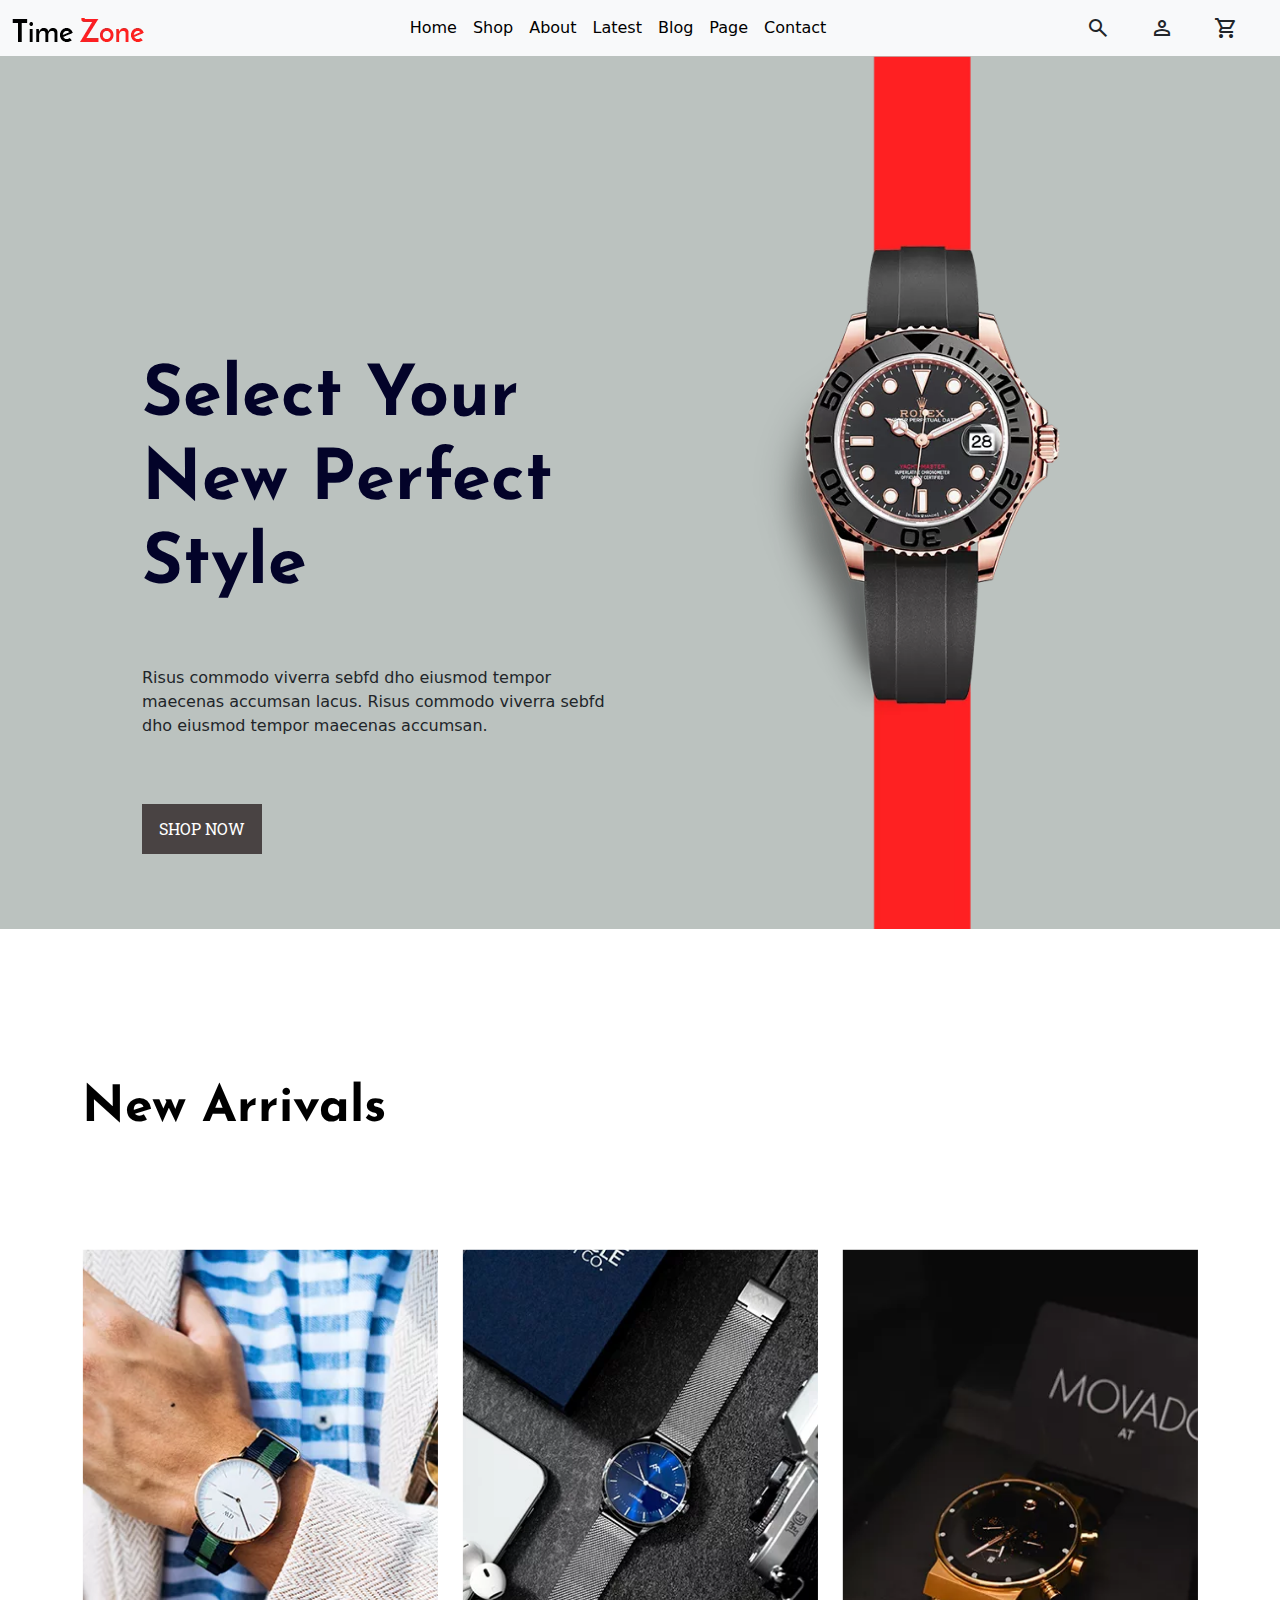
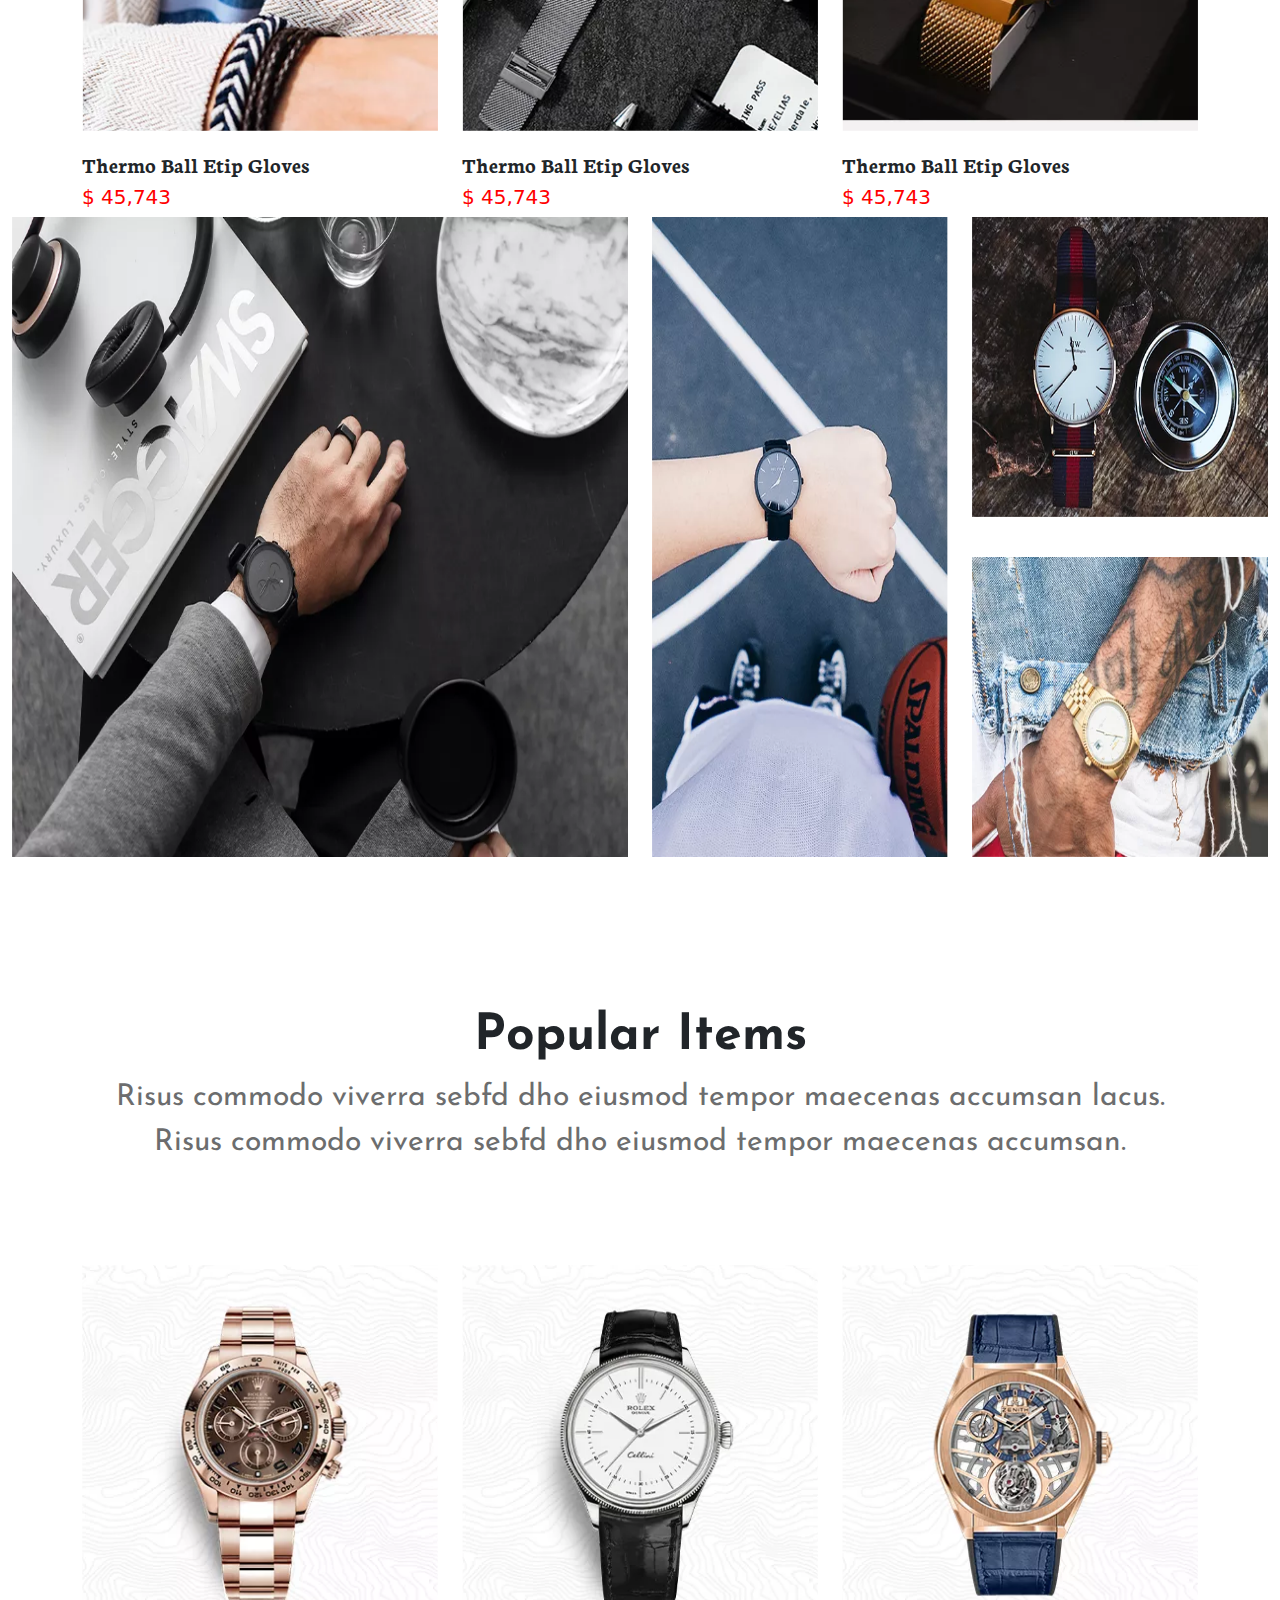
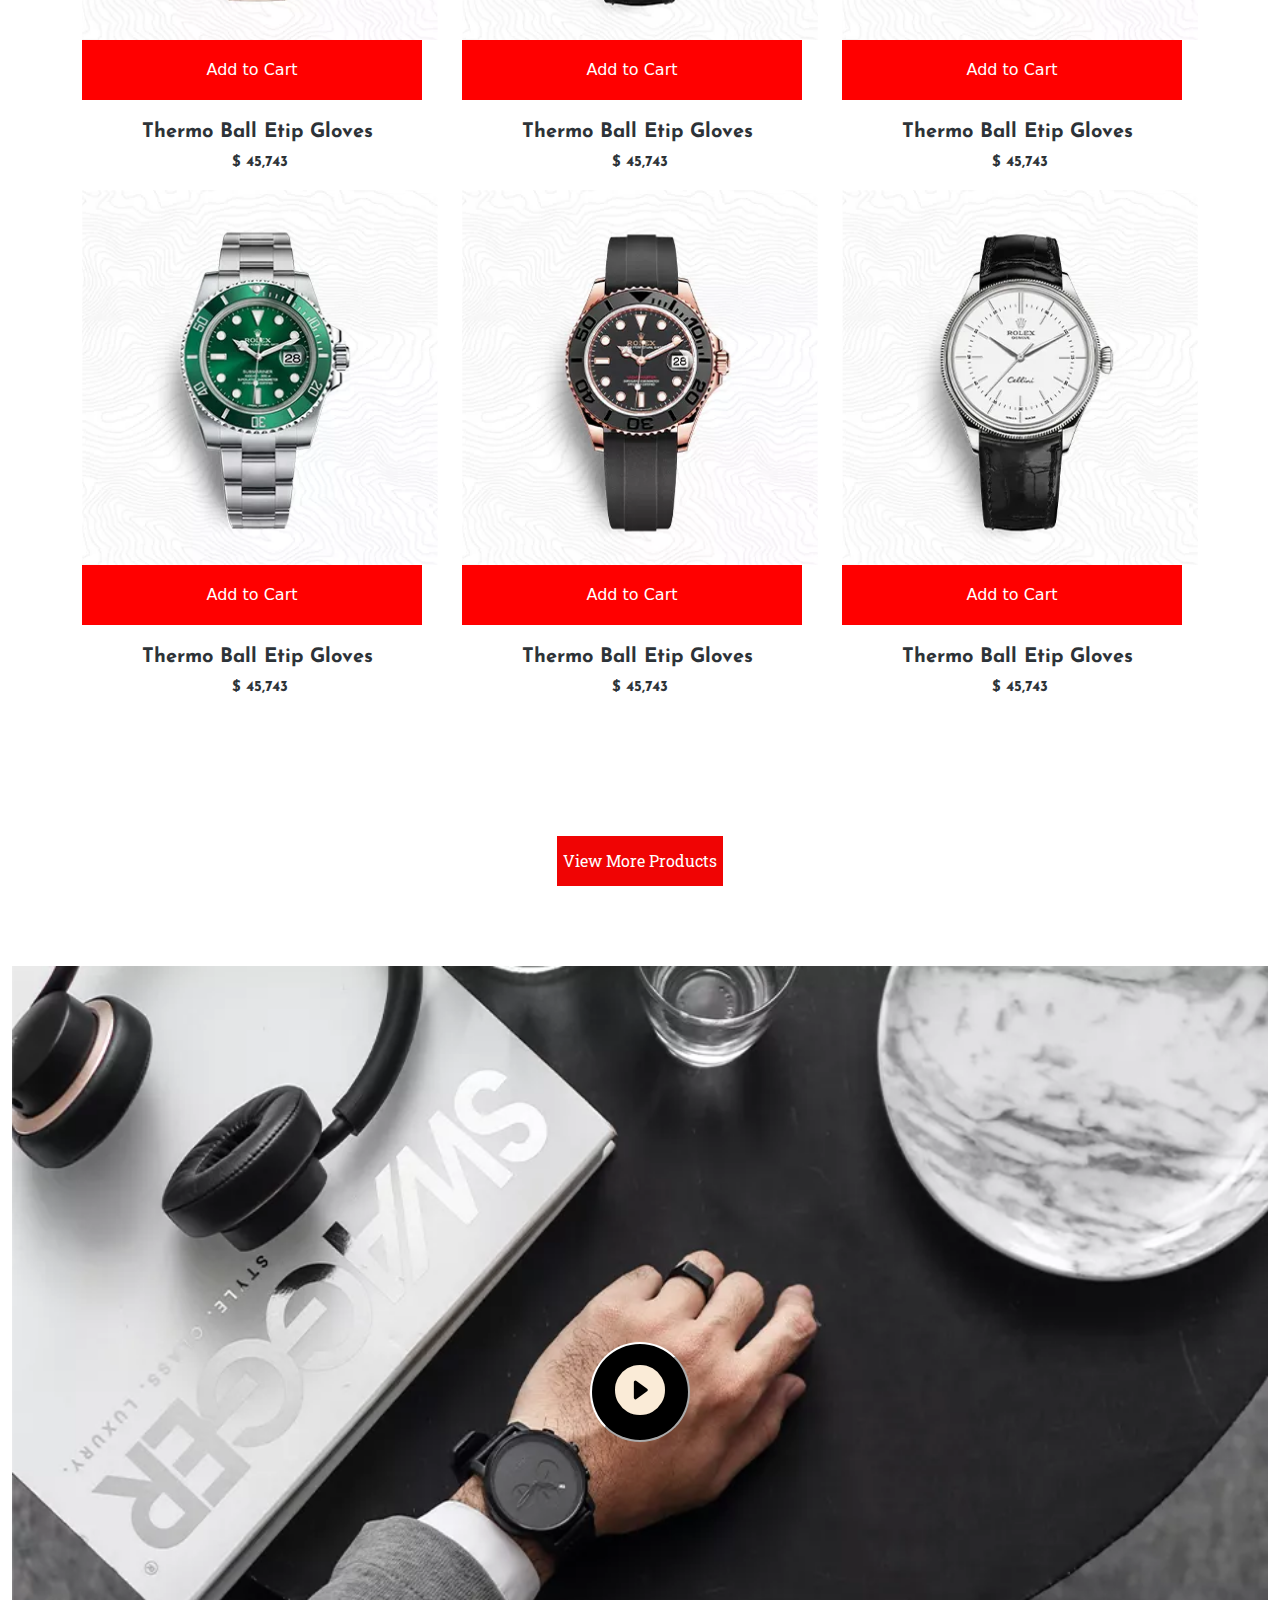
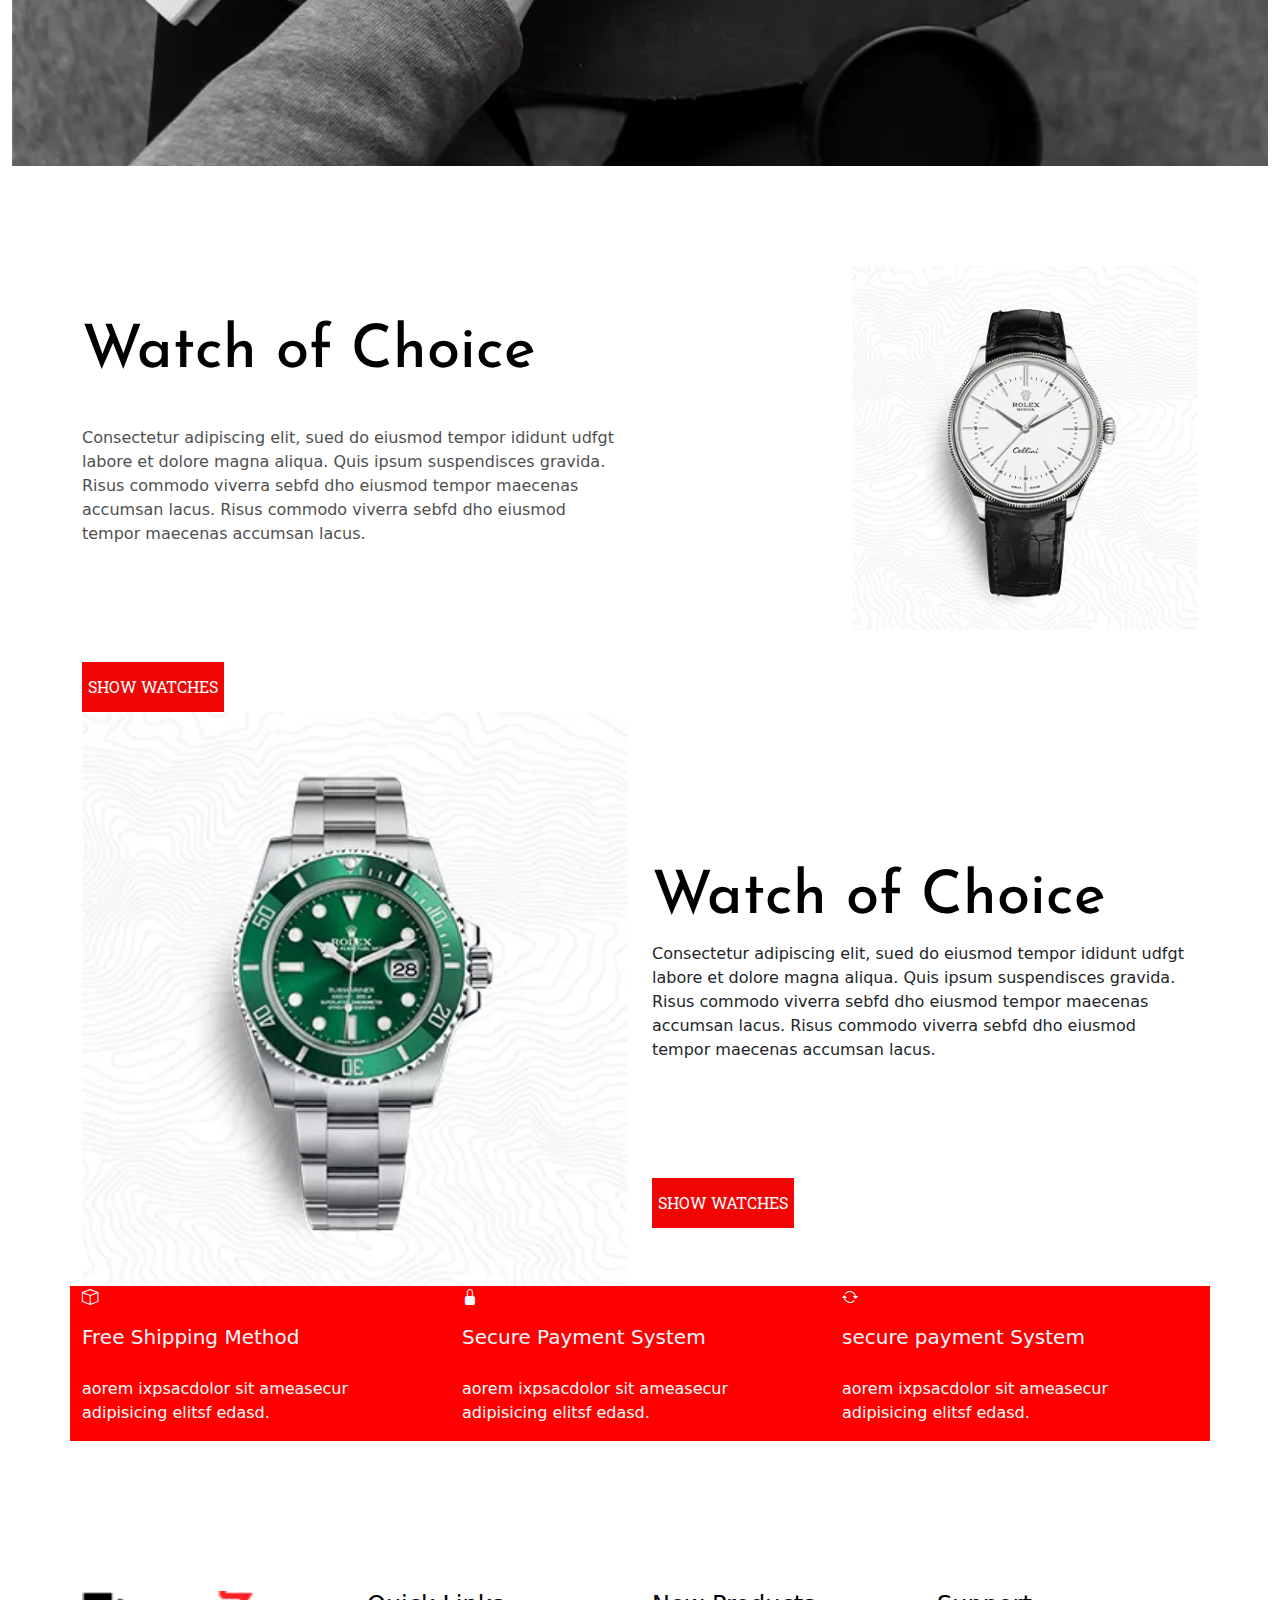
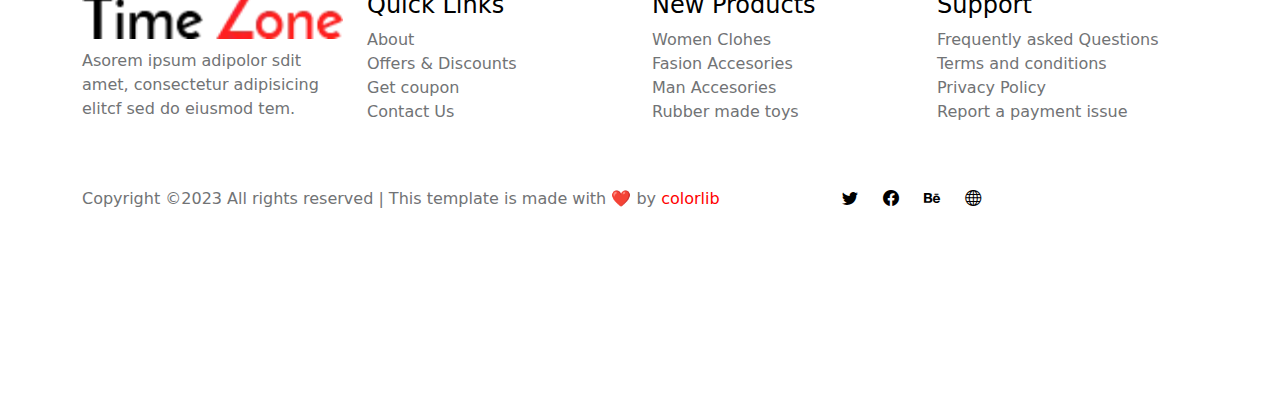
<file: index.html>
<!DOCTYPE html>
<html>
    <head>
        <title>webpage</title>
        <link rel="stylesheet" href="https://cdn.jsdelivr.net/npm/bootstrap-icons@1.10.5/font/bootstrap-icons.css">
        <link rel="stylesheet" href="https://fonts.googleapis.com/css2?family=Material+Symbols+Outlined:opsz,wght,FILL,GRAD@20..48,100..700,0..1,-50..200" />
        <link rel="preconnect" href="https://fonts.googleapis.com">
<link rel="preconnect" href="https://fonts.gstatic.com" crossorigin>
<link href="https://fonts.googleapis.com/css2?family=Black+Ops+One&family=Forum&family=Phudu:wght@400;500;600;700&family=Playfair+Display&family=Roboto+Slab:wght@200;300;400&display=swap" rel="stylesheet">
       
        <link href="https://cdn.jsdelivr.net/npm/bootstrap@5.2.3/dist/css/bootstrap.min.css" rel="stylesheet"> 
        <link href="css/main.css" rel="stylesheet">
    </head>
    <body>
      
      <nav class="navbar navbar-expand-lg bg-light">
        <div class="container-fluid">
          <a class="navbar-brand" href="index.html"><img src="images/logo.png.webp"></a>
          <button class="navbar-toggler" type="button" data-bs-toggle="collapse" data-bs-target="#navbarSupportedContent" aria-controls="navbarSupportedContent" aria-expanded="false" aria-label="Toggle navigation">
            <span class="navbar-toggler-icon"></span>
          </button>
          <div class="collapse navbar-collapse" id="navbarSupportedContent">
            <ul class="navbar-nav navbar-expand-md ms-auto me-auto mb-2 mb-lg-0">
              <li class="nav-item">
                <a class="nav-link active" aria-current="page" href="#">Home</a>
              </li>
              <li class="nav-item">
                <a class="nav-link active" href="#">Shop</a>
              </li>
              <li class="nav-item">
                <a class="nav-link active" aria-current="page" href="#">About</a>
              </li>
              <li class="nav-item">
                <a class="nav-link active" aria-current="page" href="#">Latest</a>
              </li>
              <li class="nav-item">
                <a class="nav-link active" aria-current="page" href="#">Blog</a>
              </li>
              <li class="nav-item">
                <a class="nav-link active" aria-current="page" href="#">Page  </a>
              </li>
              <li class="nav-item">
                <a class="nav-link active" aria-current="page" href="#">Contact</a>
              </li>
            </ul>
            
            <span class="material-symbols-outlined">
              search
              </span>
              <span class="material-symbols-outlined">
                person
                </span> 
                <span class="material-symbols-outlined">
                  shopping_cart
                  </span>
          </div>
        </nav>
        
      
      <div class="bg">
        <div class="container-fluid">
          <div class="row">
            <div class="col-sm-6">
              <div class="row">
                <div class="col-lg-12">
                  <h1 class="hh1">
                    Select Your New Perfect Style
                  </h1>
                </div>
                <div class="col-lg-12">
                  <p class="pp">Risus commodo viverra sebfd dho eiusmod tempor maecenas accumsan lacus. Risus commodo viverra sebfd dho eiusmod tempor maecenas accumsan.</p>
                </div>
                <div class="col-lg-12">
                  <button class="shop-but">SHOP NOW</button>
                </div>
              </div>
            </div>
            <div class="col-sm-6">
              <img src="images/watch.png.webp" class="log">
            </div>
          </div>
        </div>
      </div>
        
     <div class="container">
        <div class="row">
            <div class="col-lg-12">
              <h1 class="h_1">New Arrivals</h1>
            </div>
            <div class="col-lg-12">
                <div class="row">
                    <div class="col-lg-4 col-sm-6">
                        <img src="images/one.webp" class="img">
                        <h1 class="hh">Thermo Ball Etip Gloves</h1>
                        <h2 class="hg">$ 45,743</h2>
                    </div>
                    <div class="col-lg-4 col-sm-6">
                        <img src="images/two.webp" class="img">
                        <h1 class="hh">Thermo Ball Etip Gloves</h1>
                        <h2 class="hg">$ 45,743</h2>
                    </div>
                    <div class="col-lg-4">
                        <img src="images/three.webp" class="img">
                        <h1 class="hh">Thermo Ball Etip Gloves</h1>
                        <h2 class="hg">$ 45,743</h2>
                    </div>
                </div>
            </div>
        </div>
     </div>
     <div class="container-fluid">
      <div class="row">
        <div class="col-lg-6 col-sm-6">
          <img src="images/gallery1.png.webp" class="imgg1">
        </div>
        <div class="col-lg-3 col-sm-6">
          <img src="images/gallery2.png.webp" class="imgg2">
        </div>
        <div class="col-lg-3">
          <div class="row">
            <div class="col-lg-12 col-sm-6">
              <img src="images/gallery3.png.webp" class="imgg3">
            </div>
            <div class="col-lg-12 col-sm-6">
              <img src="images/gallery4.png.webp" class="imgg4">
            </div>
          </div>
        </div>
      </div>
     </div>
     
     <div class="container">
      <div class="row">
        <div class="col-lg-12">
          <h1 class="h1h">Popular Items</h1>
        </div>
        <div class="col-lg-12">
          <p class="pp1">Risus commodo viverra sebfd dho eiusmod tempor maecenas accumsan lacus. Risus commodo viverra sebfd dho eiusmod tempor maecenas accumsan.</p>
        </div>
      </div>
     </div>
     <div class="container">
      <div class="row">
        <div class="col-lg-4 col-sm-6">
          <img src="images/img1.webp" class="mg1">
          <button class="butt">Add to Cart</button>
          <h1 class="h2h">Thermo Ball Etip Gloves</h1>
          <p class="pp2">$ 45,743</p>
        </div>
        <div class="col-lg-4 col-sm-6">
          <img src="images/img2.webp" class="mg1">
          <button class="butt">Add to Cart</button>
          <h1 class="h2h">Thermo Ball Etip Gloves</h1>
          <p class="pp2">$ 45,743</p>
        </div>
        <div class="col-lg-4 col-sm-6" >
          <img src="images/img3.webp" class="mg1">
          <button class="butt">Add to Cart</button>
          <h1 class="h2h">Thermo Ball Etip Gloves</h1>
          <p class="pp2">$ 45,743</p>
        
      </div>
      
        <div class="col-lg-4 col-sm-6">
          <img src="images/img4.webp" class="mg2">
          <button class="butt">Add to Cart</button>
          <h1 class="h3h">Thermo Ball Etip Gloves</h1>
          <p class="pp3">$ 45,743</p>
        </div>
        <div class="col-lg-4 col-sm-6">
          <img src="images/img5.webp" class="mg2">
          <button class="butt">Add to Cart</button>
          <h1 class="h3h">Thermo Ball Etip Gloves</h1>
          <p class="pp3">$ 45,743</p>
        </div>
        <div class="col-lg-4 col-sm-6">
          <img src="images/img6.webp" class="mg2">
          <button class="butt">Add to Cart</button>
          <h1 class="h3h">Thermo Ball Etip Gloves</h1>
          <p class="pp3">$ 45,743</p>
        </div>
      </div>
     </div>
     <div class="container">
      <div class="row">
          <div class="col-lg-12">
              <div class="button-wrapper">
                  <button class="but2"><a href="#" class="alink">View More Products</a></button>
              </div>
          </div>
      </div>
      </div>
     <div class="container-fluid">
      <div class="row">
        <div class="col-lg-12">
          <div class="bg2">
      <center class="cen">
      <button class="but3"><a class="icon" href="https://youtu.be/Bl1FOKpFY2Q?si=Tt9CzkaYOI-2vf1n" ><i class="bi bi-play-circle-fill"></i></a></button>
    </center>
  </div>
    </div>
     </div>
    </div>
     <div class="container">
      <div class="row">
        <div class="col-lg-6">
          <div class="row">
            <div class="col-lg-12">
              <h1 class="mh">Watch of Choice</h1>
            </div>
            <div class="col-lg-12">
              <p class="p3p">
                Consectetur adipiscing elit, sued do eiusmod tempor ididunt udfgt labore et dolore magna aliqua. Quis ipsum suspendisces gravida. Risus commodo viverra sebfd dho eiusmod tempor maecenas accumsan lacus. Risus commodo viverra sebfd dho eiusmod tempor maecenas accumsan lacus.</p>
            </div>
            <div class="col-lg-12">
              <button class="but1">SHOW WATCHES</button>
            </div>
          </div>
        </div>
        <div class="col-lg-6">
          <img src="images/img2.webp" class="imgh">
        </div>
      </div>
     </div>
    <div class="container">
      <div class="row">
        <div class="col-lg-6">
          <img src="images/img4.webp" class="imgi">
        </div>
        <div class="col-lg-6">
          <div class="row">
            <div class="col-lg-12">
              <h1 class="mh">Watch of Choice</h1>
            </div>
            <div class="col-lg-12">
              <p>
                Consectetur adipiscing elit, sued do eiusmod tempor ididunt udfgt labore et dolore magna aliqua. Quis ipsum suspendisces gravida. Risus commodo viverra sebfd dho eiusmod tempor maecenas accumsan lacus. Risus commodo viverra sebfd dho eiusmod tempor maecenas accumsan lacus.</p>
            </div>
            <div class="col-lg-12">
              <button class="but1">SHOW WATCHES</button>
            </div>
            </div>
          </div>
        </div>
      </div>
    
    <div class="container bg1">
      
        <div class="row">
          <div class="col-lg-4">
            <div class="row">
              <div class="col-lg-12">
                <i class="bi bi-box"  style="height: 5em; width: 5em; color: aliceblue"></i>
              </div>
              <div class="col-lg-12">
                <h2 class="h21">Free Shipping Method</h2>
              </div>
              <div class="col-lg-12">
                <p class="ppp">aorem ixpsacdolor sit ameasecur adipisicing elitsf edasd.</p>
              </div>
            </div>
          </div>
          <div class="col-lg-4">
            <div class="row">
              <div class="col-lg-12">
                <i class="bi bi-lock-fill"  style="height: 5em; width: 5em; color: aliceblue"></i>
              </div>
              <div class="col-lg-12">
                <h2 class="h21">Secure Payment System</h2>
              </div>
              <div class="col-lg-12">
                <p class="ppp">aorem ixpsacdolor sit ameasecur adipisicing elitsf edasd.</p>
              </div>
            </div>
          </div>
          <div class="col-lg-4">
            <div class="row">
              <div class="col-lg-12">
                <i class="bi bi-arrow-repeat" style="height: 1em; width: 1em; color: aliceblue"></i>
              </div>
              <div class="col-lg-12">
                <h2 class="h21">secure payment System</h2>
              </div>
              <div class="col-lg-12">
                <p class="ppp">aorem ixpsacdolor sit ameasecur adipisicing elitsf edasd.</p>
              </div>
            </div>
          </div>
        </div>
      </div>
    
    <div class="container">
      <div class="row">
        <div class="col-lg-3 col-sm-6">
          <div class="row">
            <div class="col-lg-12 ">
              <img src="images/w2_files/logo.png" class="mgh">
            </div>
            <div class="col-lg-12">
              <p class="ha">Asorem ipsum adipolor sdit amet, consectetur adipisicing elitcf sed do eiusmod tem.</p>
            </div>
          </div>
        </div>
        <div class="col-lg-3 col-sm-6">
          <div class="row">
            <div class="col-lg-12">
              <h4 class="mgh">Quick Links </h4>
            </div>
            <div class="col-lg-12">
             <a href="#" class="hd">About</a>
            </div>
            <div class="col-lg-12">
              <a href="#" class="hd">Offers & Discounts</a>
            </div>
            <div class="col-lg-12">
              <a href="#" class="hd">Get coupon</a>
            </div>
            <div class="col-lg-12">
              <a href="#" class="hd">Contact Us</a>
            </div>
          </div>
        </div>
        <div class="col-lg-3">
          <div class="row">
            <div class="col-lg-12">
              <h4 class="mgh">New Products</h4>
            </div>
            <div class="col-lg-12">
              <a href="#" class="hd">Women Clohes</a>
            </div>
            <div class="col-lg-12">
              <a href="#" class="hd">Fasion Accesories</a>
            </div>
            <div class="col-lg-12">
              <a href="#" class="hd">Man Accesories</a>
            </div>
            <div class="col-lg-12">
              <a href="#" class="hd">Rubber made toys</a>
            </div>
          </div>
        </div>
        <div class="col-lg-3">
          <div class="row">
            <div class="col-lg-12">
              <h4 class="mgh">Support</h4>
            </div>
            <div class="col-lg-12">
              <a href="#" class="hd">Frequently asked Questions</a>
            </div>
            <div class="col-lg-12">
              <a href="#" class="hd">Terms and conditions</a>
            </div>
            <div class="col-lg-12">
              <a href="#" class="hd">Privacy Policy</a>
            </div>
            <div class="col-lg-12">
              <a href="#" class="hd">Report a payment issue</a>
            </div>
          </div>
        </div>
      </div>
      <div class="row">
        <div class="col-lg-8">
          <p class="p1">Copyright ©2023 All rights reserved | This template is made with ❤️ by <a href="#" class="hb">colorlib</a></p>
        </div>
        <div class="col-lg-4">
        <div class="div1">
        <a href="#" class="be"><i class="bi bi-twitter"></i></a>
        <a href="#" class="be"><i class="bi bi-facebook"></i></a>  
        <a href="#" class="be"><i class="bi bi-behance"></i></a>  
        <a href="#" class="be"><i class="bi bi-globe"></i></a>  
        </div>
      </div>
    </div>
    </div>
     <script src="	https://cdn.jsdelivr.net/npm/bootstrap@5.2.3/dist/js/bootstrap.bundle.min.js">
     </script>
    </body>
    </html>
</file>
<file: css/main.css>
@import url('https://fonts.googleapis.com/css2?family=Almendra:ital,wght@0,400;0,700;1,400;1,700&family=Black+Ops+One&family=Forum&family=Josefin+Sans:wght@700&family=Neuton:ital,wght@0,200;0,300;0,400;0,700;0,800;1,400&family=Phudu:wght@400;500;600;700&family=Playfair+Display&family=Roboto+Slab:wght@200;300;400&family=Roboto:wght@400;700;900&family=Rouge+Script&family=Russo+One&display=swap');

img { width: 100%; }
.log { animation: pulse 4s linear infinite; width: 50%; }
@media (min-width: 300px) and (max-width: 991.98px) {
    .hh1 { font-size: 30px; }
    .pp{ font-size: 30px; }
    .shop-but{ background-color: rgb(73, 67, 67); color: white; height: 70px; width: 200px; }
    .imgg3 { padding-top: 40px; }
}
.pp { padding-left: 30px; padding-top: 50px; }
.hh { font-size: 22px; font-family: 'Neuton', serif; font-weight: bolder; padding-top: 20px; }
.alink { text-decoration: none; color: #ffff; justify-content: center; }
.hg { font-size: 20px; color: red; }
.imgg1, .imgg2 { height: 640px; }
.imgg3 { height: 300px; }
.imgg4 { height: 300px; margin-top: 40px; }
.img { padding-top: 30px; transition: all 0.5s; }
.img:hover { transform: scale(1.1); }
.bg { background-color: rgb(187, 194, 191); }
.hh1 { font-size: 70px; font-family: 'Josefin Sans', sans-serif; padding-top: 300px; padding-left: 30px; color: rgb(3, 3, 41); font-weight: bold; }
.row .hh1, .pp, .shop-but { margin-left: 100px; }
.col-lg-12 .shop-but { margin-left: 130px; border: none;}
.shop-but { background-color: rgb(73, 67, 67); color: white; height: 50px; width: 120px; margin-left: 30px; margin-top: 50px; font-family: 'Roboto Slab', serif; transition: all 0.3s; }
.shop-but:hover { background-color: rgb(7, 6, 6); transform: scale(1.1); }
.material-symbols-outlined { padding-right: 30px; padding-left: 10px; }
.log { margin-left: 100px; }
.h_1 { font-family: 'Josefin Sans', sans-serif; font-weight: bold; color: black; font-size: 50px; margin-top: 150px; margin-bottom: 80px; }
.butt { background-color: red; color: white; width: 340px; height: 60px; border: none; transition: 0.3s; }
.butt:hover { transform: scale(1.1); }
.h2h, .h3h { font-size: 20px; color: rgb(45, 51, 56); font-family: 'Josefin Sans', sans-serif; padding-top: 20px; font-weight: bold; padding-left: 60px; }
.pp2, .pp3 { font-size: 15px; color: rgb(45, 51, 56); font-family: 'Josefin Sans', sans-serif; font-weight: bold; padding-left: 150px; }
.button-wrapper { display: flex; justify-content: center; margin-top: 20px; }
.but2, .but1 { background-color: rgb(240, 4, 4); color: white; height: 50px; font-family: 'Roboto Slab', serif; margin-top: 100px; border: none;}
.imgh { padding-left: 200px; padding-top: 100px; }
@media (min-width: 300px) and (max-width: 991.98px) { .imgh { padding-bottom: 200px; } }
.mh { font-family: 'Josefin Sans', sans-serif; font-size: 60px; color: black; padding-top: 150px; }
.p3p { font-size: medium; font-weight: 500; color: rgb(79, 79, 80); padding-top: 30px; }
.bg1 { background-color: red; }
.bg2 { background-image: url('../images/gallery1.png.webp'); background-repeat: repeat; background-size: cover; height: 800px; margin-top: 80px; }
.cen { padding-top: 30%; }
.but3 { border-radius: 90%; width: 100px; height: 100px; background-color: black; border-color: #ffff; }
.icon { font-size: 50px; color: antiquewhite; }
.h21 { color: aliceblue; padding-top: 15px; font-size: 20px; }
.ppp { color: white; padding-top: 20px; }
.pp1 { color: rgb(108, 109, 110); margin-bottom: 100px ; }
.mgh { margin-top: 150px; color: black; }
.h1h { text-align: center; font-family: 'Josefin Sans', sans-serif; font-size: 50px; font-weight: bold; margin-top: 150px; }
.pp1 { text-align: center; font-family: 'Josefin Sans', sans-serif; font-size: 30px; }
.hd { color: rgb(113, 115, 117); text-decoration: none; }
.ha { color: rgb(113, 115, 117); margin-top: 10px; }
.hb { color: red; text-decoration: none; }
.p1 { margin-bottom: 200px; color: rgb(113, 115, 117); padding-top: 50px; }
.div1 { padding-top: 50px; }
.be { padding-right: 20px; color: black; }
</file>
